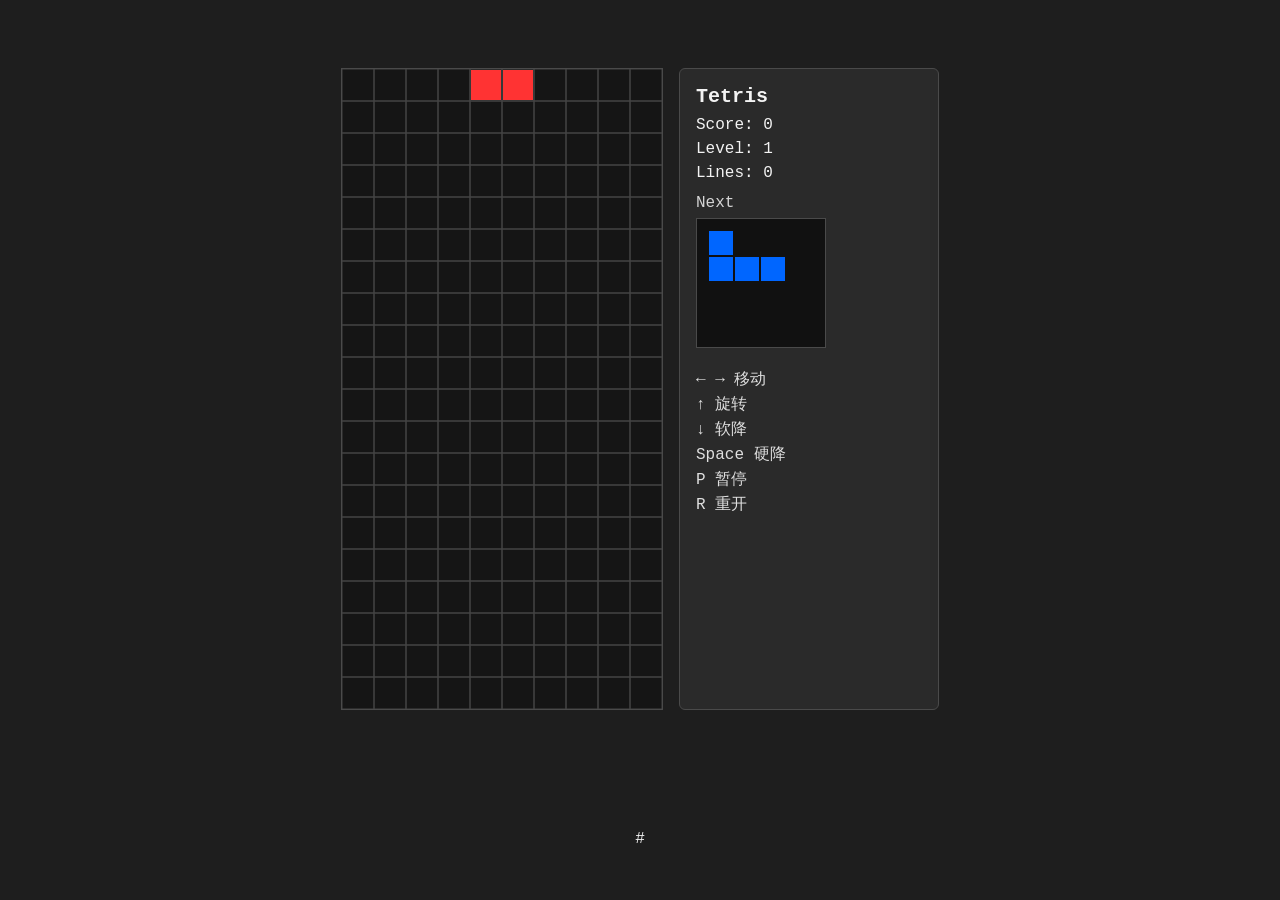
<file: web/index.html>
<!DOCTYPE html>
<html lang="zh-CN">
<head>
  <meta charset="UTF-8" />
  <meta name="viewport" content="width=device-width, initial-scale=1.0" />
  <title>Tetris</title>
  <link rel="stylesheet" href="style.css" />
</head>
<body>
  <div class="container">
    <canvas id="board" width="320" height="640"></canvas>
    <div class="sidebar">
      <h1>Tetris</h1>
      <div class="stats">
        <div>Score: <span id="score">0</span></div>
        <div>Level: <span id="level">1</span></div>
        <div>Lines: <span id="lines">0</span></div>
      </div>
      <div class="next">
        <div class="label">Next</div>
        <canvas id="next" width="128" height="128"></canvas>
      </div>
      <div class="controls">
        <div>← → 移动</div>
        <div>↑ 旋转</div>
        <div>↓ 软降</div>
        <div>Space 硬降</div>
        <div>P 暂停</div>
        <div>R 重开</div>
      </div>
    </div>
  </div>

  <div id="overlay" class="overlay hidden">
    <div class="dialog">
      <div class="title" id="overlayTitle">PAUSED</div>
      <div class="subtitle" id="overlayHint">Press P to Resume</div>
    </div>
  </div>

  <script src="main.js"></script>
</body>
# </html>
</file>
<file: web/style.css>
:root {
  --bg: #1e1e1e;
  --panel: #2a2a2a;
  --text: #f3f3f3;
  --grid: #4a4a4a;
}

* { box-sizing: border-box; }
html, body { height: 100%; }
body {
  margin: 0;
  background: var(--bg);
  color: var(--text);
  font-family: ui-monospace, SFMono-Regular, Menlo, Consolas, "Liberation Mono", monospace;
  display: grid;
  place-items: center;
}

.container {
  display: flex;
  gap: 16px;
  padding: 16px;
}

canvas#board {
  background: #151515;
  border: 1px solid var(--grid);
}

.sidebar {
  width: 260px;
  background: var(--panel);
  border: 1px solid var(--grid);
  padding: 16px;
  border-radius: 6px;
}
.sidebar h1 {
  margin: 0 0 8px 0;
  font-size: 20px;
}
.stats { display: grid; gap: 6px; margin-bottom: 12px; }
.next { margin: 8px 0 16px; }
.next .label { margin-bottom: 6px; opacity: 0.85; }
#next { background: #111; border: 1px solid var(--grid); }
.controls { display: grid; gap: 4px; opacity: 0.9; }

.overlay {
  position: fixed;
  inset: 0;
  background: rgba(0,0,0,0.55);
  display: grid;
  place-items: center;
}
.overlay.hidden { display: none; }
.dialog {
  background: var(--panel);
  border: 1px solid var(--grid);
  padding: 24px 32px;
  border-radius: 8px;
  text-align: center;
}
.dialog .title { font-size: 32px; letter-spacing: 2px; margin-bottom: 8px; }
.dialog .subtitle { opacity: 0.9; }
</file>
